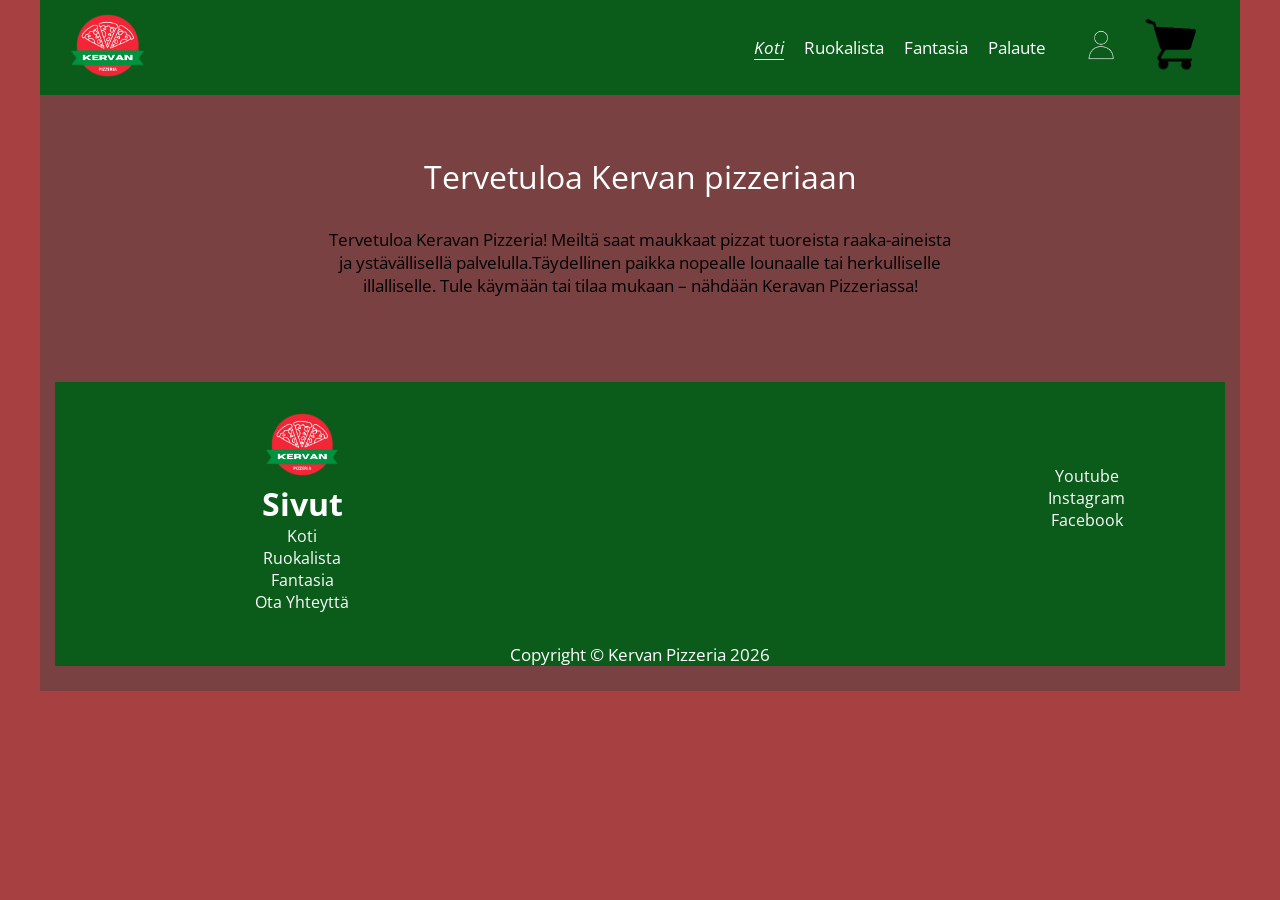
<file: index.html>
<!DOCTYPE html>
<html>

<head>
	<meta charset="UTF-8" />
    <meta name="viewport" content="width=device-width, initial-scale=1.0" />
    <meta http-equiv="X-UA-Compatible" content="ie=edge" />
    <title>Kervan pizzeria</title>
    <link href="https://fonts.googleapis.com/css?family=Open+Sans:400" rel="stylesheet" />    
	<link href="css/templatemo-style.css" rel="stylesheet" />
</head>
<!--

Simple House

https://templatemo.com/tm-539-simple-house

-->
<body> 
	<div class="container">
        <nav class="navbar">
            <div class="left">
                <img src="img/Kervan_Pizzeria_logo.png" alt="Logo" class="logo" />
            </div>

            <div class="right">
                <ul class="links">
                    <li><a href="index.html" class="active">Koti</a></li>
                    <li><a href="menu.html" class="highlight">Ruokalista</a></li>
                    <li><a href="fantasia.html" class="highlight">Fantasia</a></li>
                    <li><a href="contact.html" class="highlight">Palaute</a></li>
                </ul>
                <div class="nav-profile">
                    <a href="profile.html"> <img src="img/pizzeria_profiilikuva.png" class="profile-icon highlight-icon"></a>
					<a href="ostoskori.html"><img src="img/ostoskori.png" class="profile-icon highlight-icon"></a>
                </div>
            </div>
        </nav>


		<main>
			<header class="row tm-welcome-section">
				<h2 class="col-12 text-center tm-section-title">Tervetuloa Kervan pizzeriaan</h2>
				<p class="col-12 text-center">Tervetuloa Keravan Pizzeria! Meiltä saat maukkaat pizzat tuoreista raaka-aineista ja ystävällisellä palvelulla.Täydellinen paikka nopealle lounaalle tai herkulliselle illalliselle. Tule käymään tai tilaa mukaan – nähdään Keravan Pizzeriassa! </p>
			</header>
		</main>

		<footer class="tm-footer text-center">
			<div class="footer">
				<div class="footer-left">
					<img src="img/Kervan_Pizzeria_logo.png" alt="Logo" class="footer-logo" />

					<div class="footer-text">
						<h1>Sivut</h1>
						<ul class="footer-links">
							<li><a href="index.html">Koti</a></li>
							<li><a href="menu.html">Ruokalista</a></li>
							<li><a href="fantasia.html">Fantasia</a></li>
							<li><a href="contact.html">Ota Yhteyttä</a></li>
						</ul>
					</div>
				</div>
	
				<div class="footer-right">
					<div class="footer-text">
						<ul class="footer-links">
							<li><a href="">Youtube</a></li>
							<li><a href="">Instagram</a></li>
							<li><a href="">Facebook</a></li>
						</ul>
					</div>
				</div>
			</div>

			<div class="footer-copyright">
				<p>Copyright &copy; Kervan Pizzeria 2026</p>
			</div>
			
		</footer>
	</div>
	<script src="js/jquery.min.js"></script>
	<script src="js/parallax.min.js"></script>
	<script>
		$(document).ready(function(){
			// Handle click on paging links
			$('.tm-paging-link').click(function(e){
				e.preventDefault();
				
				var page = $(this).text().toLowerCase();
				$('.tm-gallery-page').addClass('hidden');
				$('#tm-gallery-page-' + page).removeClass('hidden');
				$('.tm-paging-link').removeClass('active');
				$(this).addClass("active");
			});
		});
	</script>
</body>
</html>
</file>
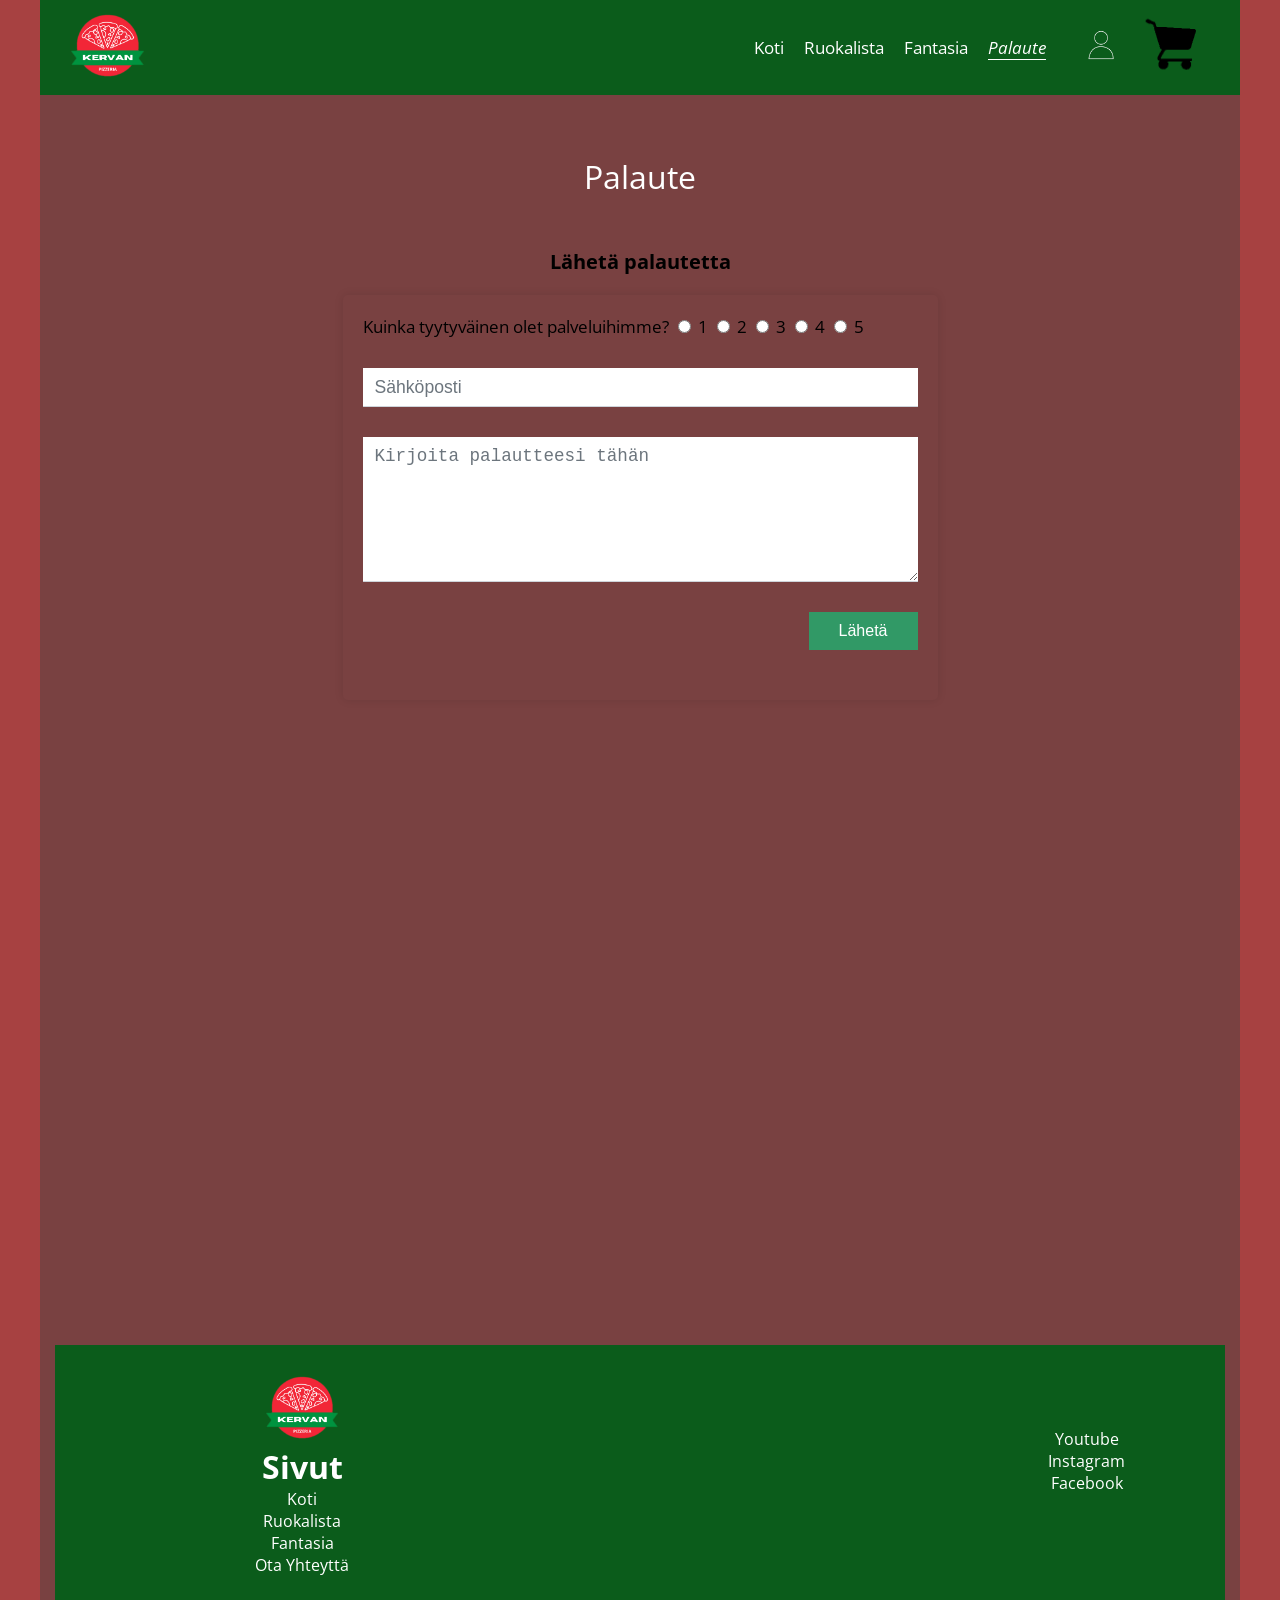
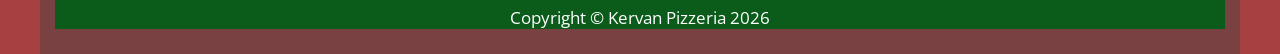
<file: contact.html>
<!DOCTYPE html>
<html>

<head>
	<meta charset="UTF-8" />
    <meta name="viewport" content="width=device-width, initial-scale=1.0" />
    <meta http-equiv="X-UA-Compatible" content="ie=edge" />
    <title>Kervan Pizzeria - Ota Yhteyttä</title>
    <link href="https://fonts.googleapis.com/css?family=Open+Sans:300,400" rel="stylesheet" />
    <link href="css/all.min.css" rel="stylesheet" />
	<link href="css/templatemo-style.css" rel="stylesheet" />
</head>
<!--

Simple House

https://templatemo.com/tm-539-simple-house

-->
<body> 

	<div class="container">
        <nav class="navbar">
            <div class="left">
                <img src="img/Kervan_Pizzeria_logo.png" alt="Logo" class="logo" />
            </div>

            <div class="right">
                <ul class="links">
                    <li><a href="index.html" class="highlight">Koti</a></li>
                    <li><a href="menu.html" class="highlight">Ruokalista</a></li>
                    <li><a href="fantasia.html" class="highlight">Fantasia</a></li>
                    <li><a href="contact.html" class="active">Palaute</a></li>
                </ul>
                <div class="nav-profile">
                    <a href="profile.html"> <img src="img/pizzeria_profiilikuva.png" class="profile-icon highlight-icon"></a>
					<a href="ostoskori.html"><img src="img/ostoskori.png" class="profile-icon highlight-icon"></a>
                </div>
            </div>
        </nav>


		<main>
			<header class="row tm-welcome-section">
				<h1 class="col-12 text-center tm-section-title">Palaute</h1>
				<h3 class="col-12 text-center">Lähetä palautetta</h3>                                                                                                                

			<div class="tm-container-inner-2 tm-contact-section" id="NollaMargin">
					<div class="col-md-6">
						<form action="" method="POST" class="tm-contact-form">
							<div class="form-group">
									<label for="Tyytyväisyys">Kuinka tyytyväinen olet palveluihimme?</label>
									 <input type="radio" name="Tyytyväisyys" value="Tyytyväisyys1">
									 <label for="Tyytyväisyys1">1</label>
									 <input type="radio" name="Tyytyväisyys" value="Tyytyväisyys2">
									 <label for="Tyytyväisyys2">2</label>
									 <input type="radio" name="Tyytyväisyys" value="Tyytyväisyys3">
									 <label for="Tyytyväisyys3">3</label>
									 <input type="radio" name="Tyytyväisyys" value="Tyytyväisyys4">
									 <label for="Tyytyväisyys4">4</label>
									 <input type="radio" name="Tyytyväisyys" value="Tyytyväisyys5">
									 <label for="Tyytyväisyys5">5</label>	
					        </div>

							<div class="form-group">
					          <input type="email" name="Sähköposti" class="form-control" placeholder="Sähköposti" required="" />
					        </div>
				
					        <div class="form-group">
					          <textarea rows="5" name="PalauteLaatikko" class="form-control" placeholder="Kirjoita palautteesi tähän" required=""></textarea>
					        </div>
					
					        <div class="form-group tm-d-flex">
					          <button type="submit" class="tm-btn tm-btn-success tm-btn-right">
					            Lähetä
					          </button>
					        </div>
						</form>
					</div>
            
<!-- How to change your own map point
	1. Go to Google Maps
	2. Click on your location point
	3. Click "Share" and choose "Embed map" tab
	4. Copy only URL and paste it within the src="" field below
-->
			<div class="tm-container-inner-2 tm-map-section">
				<div class="row">
					<div class="col-12">
						<div class="tm-map">
							<iframe src="https://www.google.com/maps/embed?pb=!1m14!1m12!1m3!1d1657.279331727929!2d25.098955888223824!3d60.39818217083298!2m3!1f0!2f0!3f0!3m2!1i1024!2i768!4f13.1!5e0!3m2!1sfi!2sfi!4v1772533144238!5m2!1sfi!2sfi" width="600" height="450" style="border:0;" allowfullscreen="" loading="lazy" referrerpolicy="no-referrer-when-downgrade"></iframe>
						</div>
					</div>
				</div>
			</div>
		</main>

		<footer class="tm-footer text-center">
			<div class="footer">
				<div class="footer-left">
					<img src="img/Kervan_Pizzeria_logo.png" alt="Logo" class="footer-logo" />

					<div class="footer-text">
						<h1>Sivut</h1>
						<ul class="footer-links">
							<li><a href="index.html">Koti</a></li>
							<li><a href="menu.html">Ruokalista</a></li>
							<li><a href="fantasia.html">Fantasia</a></li>
							<li><a href="contact.html">Ota Yhteyttä</a></li>
						</ul>
					</div>
				</div>
	
				<div class="footer-right">
					<div class="footer-text">
						<ul class="footer-links">
							<li><a href="">Youtube</a></li>
							<li><a href="">Instagram</a></li>
							<li><a href="">Facebook</a></li>
						</ul>
					</div>
				</div>
			</div>

			<div class="footer-copyright">
				<p>Copyright &copy; Kervan Pizzeria 2026</p>
			</div>

		</footer>
	</div>
	<script src="js/jquery.min.js"></script>
	<script src="js/parallax.min.js"></script>
	<script>
		$(document).ready(function(){
			var acc = document.getElementsByClassName("accordion");
			var i;
			
			for (i = 0; i < acc.length; i++) {
			  acc[i].addEventListener("click", function() {
			    this.classList.toggle("active");
			    var panel = this.nextElementSibling;
			    if (panel.style.maxHeight) {
			      panel.style.maxHeight = null;
			    } else {
			      panel.style.maxHeight = panel.scrollHeight + "px";
			    }
			  });
			}	
		});
	</script>
</body>
</html>
</file>
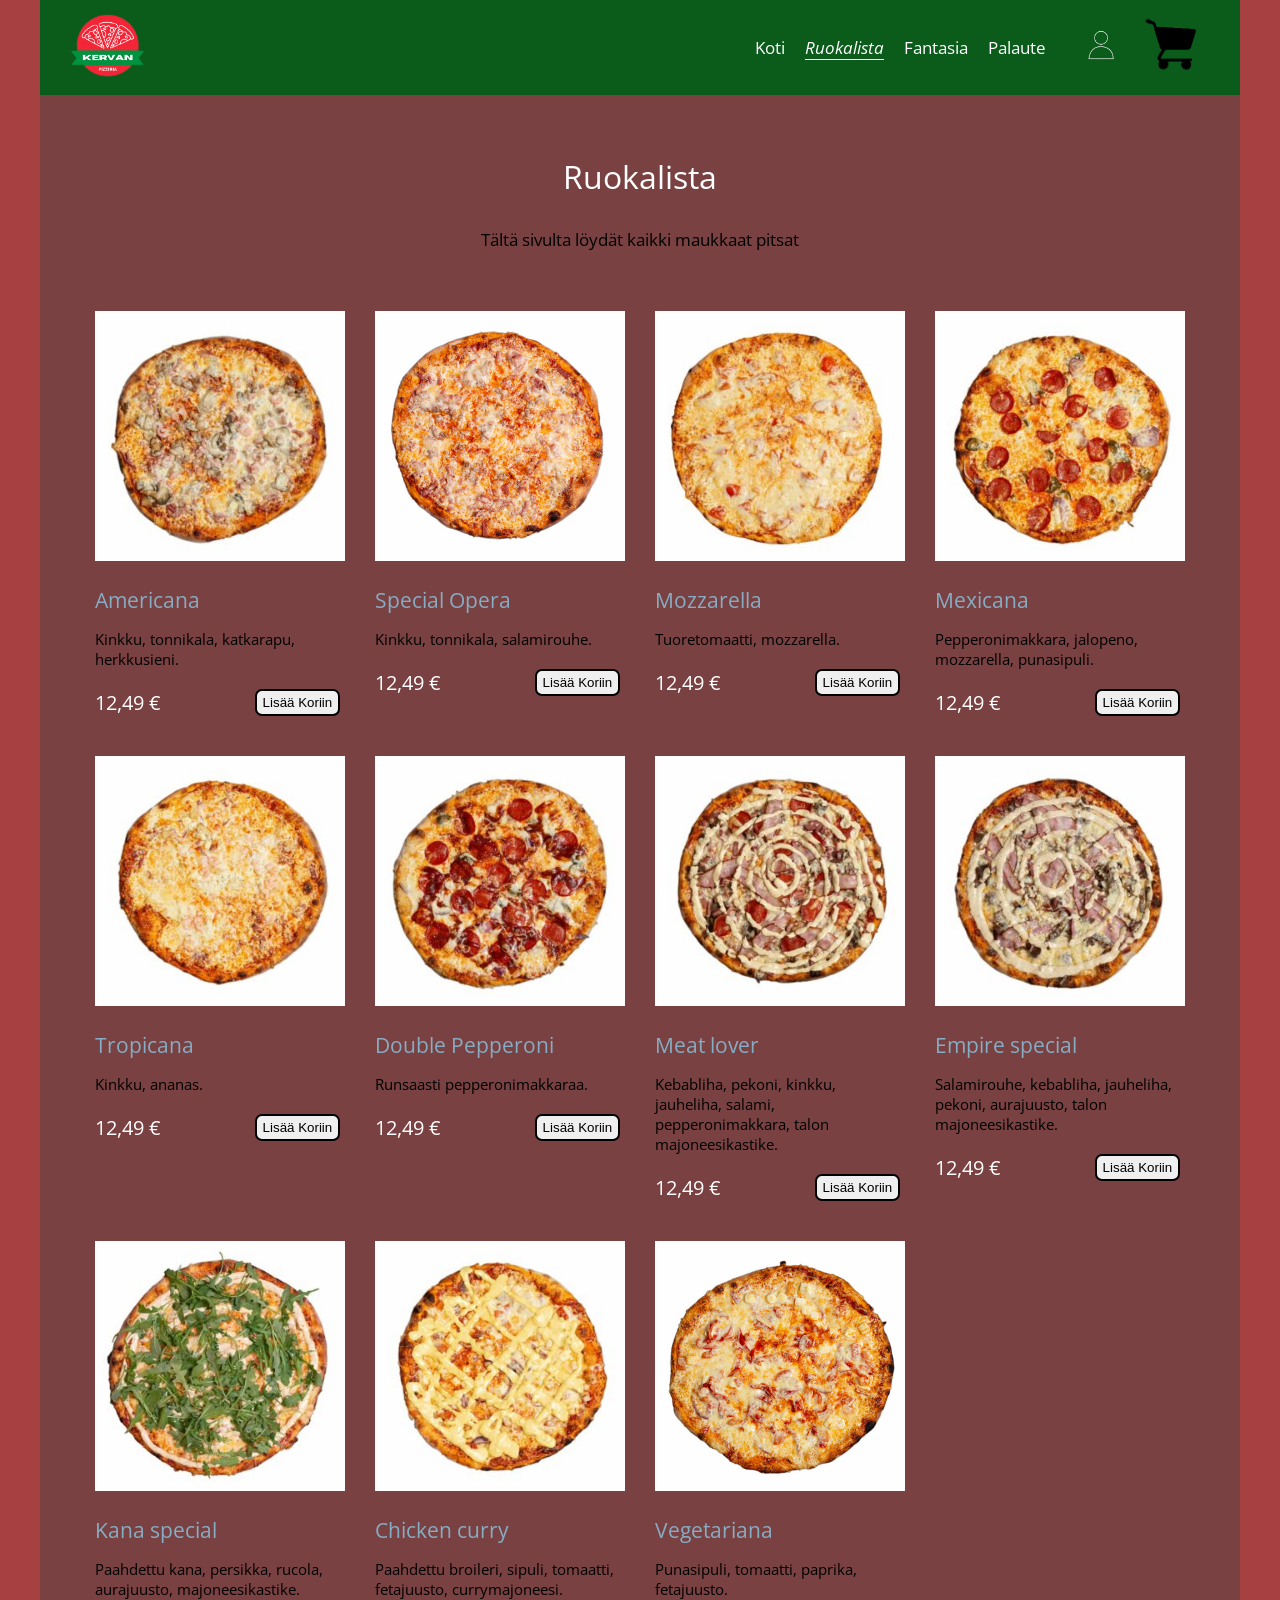
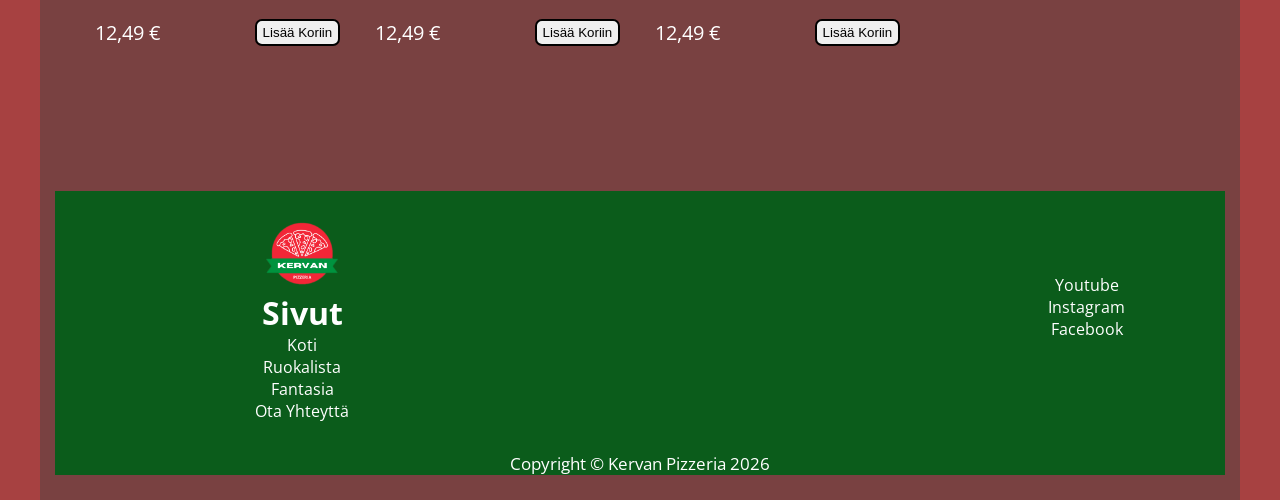
<file: menu.html>
<!DOCTYPE html>
<html>

<head>
    <meta charset="UTF-8" />
    <meta name="viewport" content="width=device-width, initial-scale=1.0" />
    <meta http-equiv="X-UA-Compatible" content="ie=edge" />
    <title>Kervan Pizzeria - Ruokalista</title>
    <link href="https://fonts.googleapis.com/css?family=Open+Sans:300,400" rel="stylesheet" />
    <link href="css/all.min.css" rel="stylesheet" />
	<link href="css/templatemo-style.css" rel="stylesheet" />
</head>

<body>
    <div class="container">
        <nav class="navbar">
            <div class="left">
                <img src="img/Kervan_Pizzeria_logo.png" alt="Logo" class="logo" />
            </div>

            <div class="right">
                <ul class="links">
                    <li><a href="index.html" class="highlight">Koti</a></li>
                    <li><a href="menu.html" class="active">Ruokalista</a></li>
                    <li><a href="fantasia.html" class="highlight">Fantasia</a></li>
                    <li><a href="contact.html" class="highlight">Palaute</a></li>
                </ul>
                <div class="nav-profile">
                    <a href="profile.html"> <img src="img/pizzeria_profiilikuva.png" class="profile-icon highlight-icon"></a>
					<a href="ostoskori.html"><img src="img/ostoskori.png" class="profile-icon highlight-icon"></a>
                </div>
            </div>
        </nav>


        <main>
            <header class="row tm-welcome-section">
				<h2 class="col-12 text-center tm-section-title">Ruokalista</h2>
				<p class="col-12 text-center">Tältä sivulta löydät kaikki maukkaat pitsat</p>
			</header>
        

        <!-- Gallery -->
			<div class="row tm-gallery">
				<!-- gallery page 1 -->
				<div id="tm-gallery-page-pizza" class="tm-gallery-page">
					<article class="col-lg-3 col-md-4 col-sm-6 col-12 tm-gallery-item">
						<figure>
							<img src="img/gallery/Pepperoni-americana.jpg" alt="Image" class="img-fluid tm-gallery-img" />
							<figcaption>
								<h4 class="tm-gallery-title">Americana</h4>
								<p class="tm-gallery-description">Kinkku, tonnikala, katkarapu, herkkusieni.</p>
								<div class="row">
									<p class="tm-gallery-price">12,49 €</p>
									<button onclick="addToCart('Americana', 12.49)" class="tm-add-pizza">Lisää Koriin</button>
								</div>
							</figcaption>
						</figure>
					</article>
					<article class="col-lg-3 col-md-4 col-sm-6 col-12 tm-gallery-item">
						<figure>
							<img src="img/gallery/Opera-special.jpg" alt="Image" class="img-fluid tm-gallery-img" />
							<figcaption>
								<h4 class="tm-gallery-title">Special Opera</h4>
								<p class="tm-gallery-description">Kinkku, tonnikala, salamirouhe.</p>
								<div class="row">
									<p class="tm-gallery-price">12,49 €</p>
									<button onclick="addToCart('Special Opera', 12.49)" class="tm-add-pizza">Lisää Koriin</button>
								</div>
							</figcaption>
						</figure>
					</article>
					<article class="col-lg-3 col-md-4 col-sm-6 col-12 tm-gallery-item">
						<figure>
							<img src="img/gallery/Mozzarella.jpg" alt="Image" class="img-fluid tm-gallery-img" />
							<figcaption>
								<h4 class="tm-gallery-title">Mozzarella</h4>
								<p class="tm-gallery-description">Tuoretomaatti, mozzarella.</p>
								<div class="row">
									<p class="tm-gallery-price">12,49 €</p>
                                	<button onclick="addToCart('Mozzarella', 12.49)" class="tm-add-pizza">Lisää Koriin</button>
								</div>
							</figcaption>
						</figure>
					</article>
					<article class="col-lg-3 col-md-4 col-sm-6 col-12 tm-gallery-item">
						<figure>
							<img src="img/gallery/Mexicana.jpg" alt="Image" class="img-fluid tm-gallery-img" />
							<figcaption>
								<h4 class="tm-gallery-title">Mexicana</h4>
								<p class="tm-gallery-description">Pepperonimakkara, jalopeno, mozzarella, punasipuli.</p>
								<div class="row">
									<p class="tm-gallery-price">12,49 €</p>
                                	<button onclick="addToCart('Mexicana', 12.49)" class="tm-add-pizza">Lisää Koriin</button>
								</div>
							</figcaption>
						</figure>
					</article>
					<article class="col-lg-3 col-md-4 col-sm-6 col-12 tm-gallery-item">
						<figure>
							<img src="img/gallery/Tropic.jpg" alt="Image" class="img-fluid tm-gallery-img" />
							<figcaption>
								<h4 class="tm-gallery-title">Tropicana</h4>
								<p class="tm-gallery-description">Kinkku, ananas.</p>
								<div class="row">
									<p class="tm-gallery-price">12,49 €</p>
                                	<button onclick="addToCart('Tropicana', 12.49)" class="tm-add-pizza">Lisää Koriin</button>
								</div>
							</figcaption>
						</figure>
					</article>
					<article class="col-lg-3 col-md-4 col-sm-6 col-12 tm-gallery-item">
						<figure>
							<img src="img/gallery/Double-pepperoni.jpg" alt="Image" class="img-fluid tm-gallery-img" />
							<figcaption>
								<h4 class="tm-gallery-title">Double Pepperoni</h4>
								<p class="tm-gallery-description">Runsaasti pepperonimakkaraa.</p>
								<div class="row">
									<p class="tm-gallery-price">12,49 €</p>
                                	<button onclick="addToCart('Double pepperoni', 12.49)" class="tm-add-pizza">Lisää Koriin</button>
								</div>
							</figcaption>
						</figure>
					</article>
					<article class="col-lg-3 col-md-4 col-sm-6 col-12 tm-gallery-item">
						<figure>
							<img src="img/gallery/Meat-lover.jpg" alt="Image" class="img-fluid tm-gallery-img" />
							<figcaption>
								<h4 class="tm-gallery-title">Meat lover</h4>
								<p class="tm-gallery-description">Kebabliha, pekoni, kinkku, jauheliha, salami, pepperonimakkara, talon majoneesikastike.</p>
								<div class="row">
									<p class="tm-gallery-price">12,49 €</p>
                                	<button onclick="addToCart('Meat-lover', 12.49)" class="tm-add-pizza">Lisää Koriin</button>
								</div>
							</figcaption>
						</figure>
					</article>
					<article class="col-lg-3 col-md-4 col-sm-6 col-12 tm-gallery-item">
						<figure>
							<img src="img/gallery/Empire-special.jpg" alt="Image" class="img-fluid tm-gallery-img" />
							<figcaption>
								<h4 class="tm-gallery-title">Empire special</h4>
								<p class="tm-gallery-description">Salamirouhe, kebabliha, jauheliha, pekoni, aurajuusto, talon majoneesikastike.</p>
								<div class="row">
									<p class="tm-gallery-price">12,49 €</p>
                                	<button onclick="addToCart('Empire special', 12.49)" class="tm-add-pizza">Lisää Koriin</button>
								</div>
							</figcaption>
						</figure>
					</article>
					<article class="col-lg-3 col-md-4 col-sm-6 col-12 tm-gallery-item">
						<figure>
							<img src="img/gallery/Kana-special.jpg" alt="Image" class="img-fluid tm-gallery-img" />
							<figcaption>
								<h4 class="tm-gallery-title">Kana special</h4>
								<p class="tm-gallery-description">Paahdettu kana, persikka, rucola, aurajuusto, majoneesikastike.</p>
								<div class="row">
									<p class="tm-gallery-price">12,49 €</p>
                                	<button onclick="addToCart('Kana-special', 12.49)" class="tm-add-pizza">Lisää Koriin</button>
								</div>
							</figcaption>
						</figure>
					</article>
				<article class="col-lg-3 col-md-4 col-sm-6 col-12 tm-gallery-item">
						<figure>
							<img src="img/gallery/Chicken-curry.jpg" alt="Image" class="img-fluid tm-gallery-img" />
							<figcaption>
								<h4 class="tm-gallery-title">Chicken curry</h4>
								<p class="tm-gallery-description">Paahdettu broileri, sipuli, tomaatti, fetajuusto, currymajoneesi.</p>
								<div class="row">
									<p class="tm-gallery-price">12,49 €</p>
                                	<button onclick="addToCart('Chicken-curry', 12.49)" class="tm-add-pizza">Lisää Koriin</button>
								</div>
							</figcaption>
						</figure>
					</article>
				<article class="col-lg-3 col-md-4 col-sm-6 col-12 tm-gallery-item">
						<figure>
							<img src="img/gallery/Vegetariana.jpg" alt="Image" class="img-fluid tm-gallery-img" />
							<figcaption>
								<h4 class="tm-gallery-title">Vegetariana</h4>
								<p class="tm-gallery-description">Punasipuli, tomaatti, paprika, fetajuusto.</p>
								<div class="row">
									<p class="tm-gallery-price">12,49 €</p>
                                	<button onclick="addToCart('Vegetariana', 12.49)" class="tm-add-pizza">Lisää Koriin</button>
								</div>
							</figcaption>
						</figure>
					</article>
				</div> 
            </div>

			<script src="menu.js"></script>


        </main>

        <footer class="tm-footer text-center">
			<div class="footer">
				<div class="footer-left">
					<img src="img/Kervan_Pizzeria_logo.png" alt="Logo" class="footer-logo" />

					<div class="footer-text">
						<h1>Sivut</h1>
						<ul class="footer-links">
							<li><a href="index.html">Koti</a></li>
							<li><a href="menu.html">Ruokalista</a></li>
							<li><a href="fantasia.html">Fantasia</a></li>
							<li><a href="contact.html">Ota Yhteyttä</a></li>
						</ul>
					</div>
				</div>
	
				<div class="footer-right">
					<div class="footer-text">
						<ul class="footer-links">
							<li><a href="">Youtube</a></li>
							<li><a href="">Instagram</a></li>
							<li><a href="">Facebook</a></li>
						</ul>
					</div>
				</div>
			</div>

			<div class="footer-copyright">
				<p>Copyright &copy; Kervan Pizzeria 2026</p>
			</div>

		</footer>
	</div>
	<script src="js/jquery.min.js"></script>
	<script src="js/parallax.min.js"></script>
	<script>
		$(document).ready(function(){
			// Handle click on paging links
			$('.tm-paging-link').click(function(e){
				e.preventDefault();
				
				var page = $(this).text().toLowerCase();
				$('.tm-gallery-page').addClass('hidden');
				$('#tm-gallery-page-' + page).removeClass('hidden');
				$('.tm-paging-link').removeClass('active');
				$(this).addClass("active");
			});
		});
	</script>
	</div>
</body>
</html>
</file>
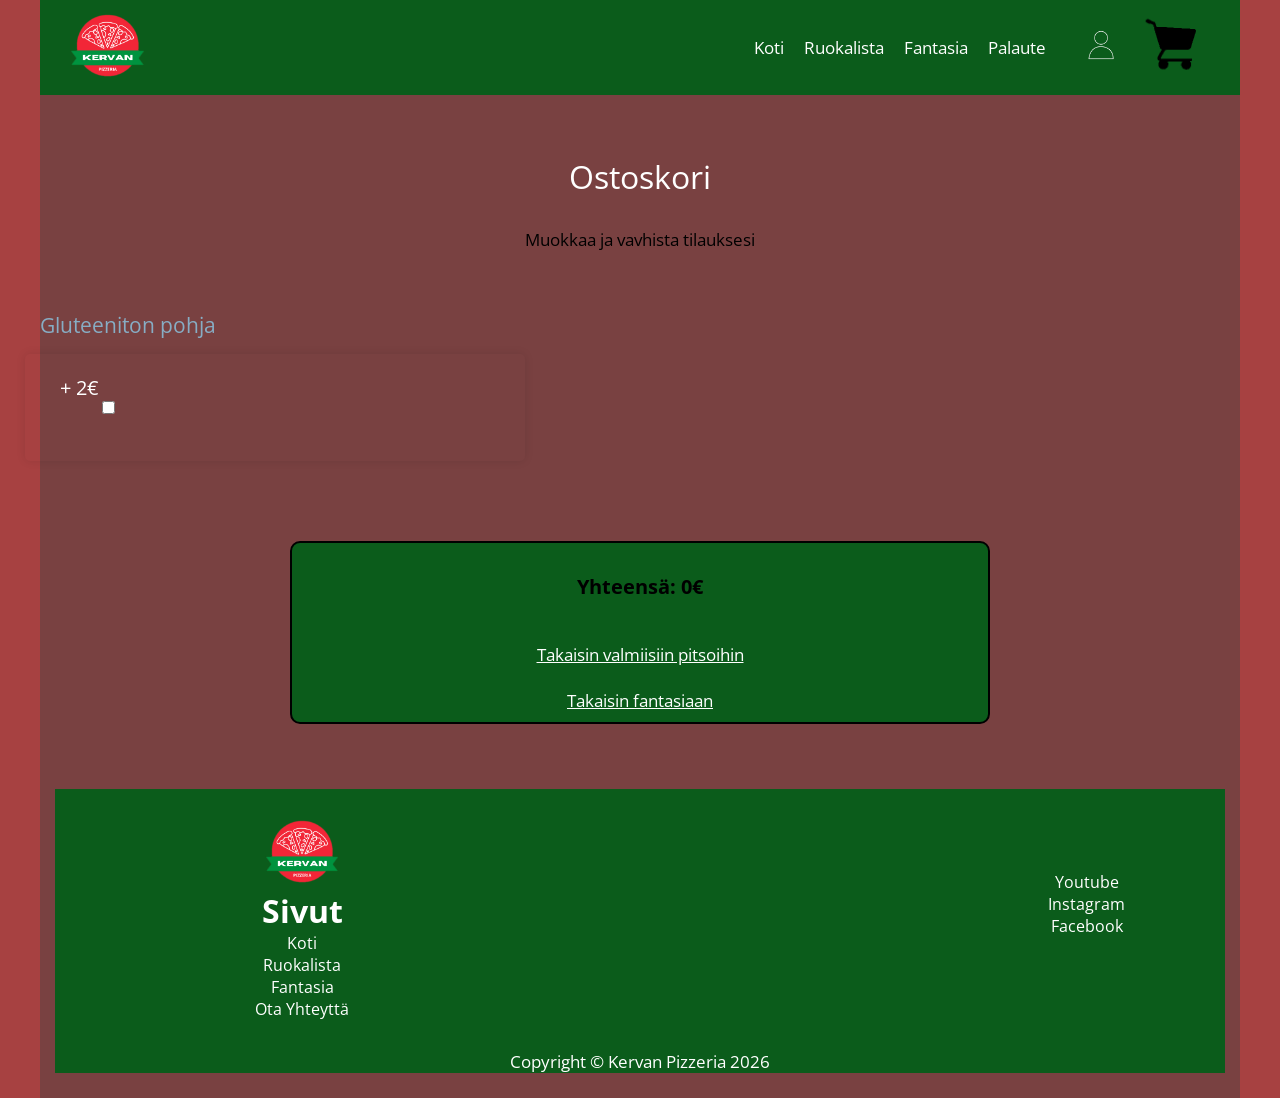
<file: ostoskori.html>
<!DOCTYPE html>
<html>

<head>
    <meta charset="UTF-8" />
    <meta name="viewport" content="width=device-width, initial-scale=1.0" />
    <meta http-equiv="X-UA-Compatible" content="ie=edge" />
    <title>Kervan Pizzeria - Ostoskori</title>
    <link href="https://fonts.googleapis.com/css?family=Open+Sans:300,400" rel="stylesheet" />
    <link href="css/all.min.css" rel="stylesheet" />
	<link href="css/templatemo-style.css" rel="stylesheet" />
</head>

<body>
    <div class="container">
    	<!-- Top box -->
		<!-- Logo & Site Name -->
		<nav class="navbar">
			<div class="left">
				<img src="img/Kervan_Pizzeria_logo.png" alt="Logo" class="logo" />
			</div>

			<div class="right">
				<ul class="links">
					<li><a href="index.html" class="highlight">Koti</a></li>
					<li><a href="menu.html" class="highlight">Ruokalista</a></li>
					<li><a href="fantasia.html" class="highlight">Fantasia</a></li>
					<li><a href="contact.html" class="highlight">Palaute</a></li>
				</ul>
				<div class="nav-profile">
					<a href="profile.html"> <img src="img/pizzeria_profiilikuva.png" class="profile-icon highlight-icon"></a>
					<a href="ostoskori.html"><img src="img/ostoskori.png" class="profile-icon highlight-icon"></a>
				</div>
			</div>
		</nav>

        <main>
            <header class="row tm-welcome-section">
				<h2 class="col-12 text-center tm-section-title">Ostoskori</h2>
				<p class="col-12 text-center">Muokkaa ja vavhista tilauksesi</p>
			</header>
        

        <!-- Gallery -->
			<div class="row tm-gallery">
				<!-- gallery page 1 -->
				<div id="Muokkaus" class="center">
					<article class="col-lg-3 col-md-4 col-sm-6 col-12 tm-gallery-item">
						<h4 class="tm-gallery-title">Gluteeniton pohja</h4>
						<form class="row">
							<p class="tm-gallery-price">+ 2€</p>
							<input type="checkbox" class="checkbox">
						</form>
					</article>
				</div> <!-- gallery page 1 -->
            </div>
			<div class="cart-box">
				<div id="cart"></div>
				<h3 id="total"></h3>

				<br><a href="menu.html" class="cart-link">Takaisin valmiisiin pitsoihin</a></br>
				<br><a href="fantasia.html" class="cart-link">Takaisin fantasiaan</a></br>

				<script src="ostoskori.js"></script>
			</div>
        </main>

        <footer class="tm-footer text-center">
			<div class="footer">
				<div class="footer-left">
					<img src="img/Kervan_Pizzeria_logo.png" alt="Logo" class="footer-logo" />

					<div class="footer-text">
						<h1>Sivut</h1>
						<ul class="footer-links">
							<li><a href="index.html">Koti</a></li>
							<li><a href="menu.html">Ruokalista</a></li>
							<li><a href="fantasia.html">Fantasia</a></li>
							<li><a href="contact.html">Ota Yhteyttä</a></li>
						</ul>
					</div>
				</div>
	
				<div class="footer-right">
					<div class="footer-text">
						<ul class="footer-links">
							<li><a href="">Youtube</a></li>
							<li><a href="">Instagram</a></li>
							<li><a href="">Facebook</a></li>
						</ul>
					</div>
				</div>
			</div>

			<div class="footer-copyright">
				<p>Copyright &copy; Kervan Pizzeria 2026</p>
			</div>

		</footer>
	</div>
	<script src="js/jquery.min.js"></script>
	<script src="js/parallax.min.js"></script>
	<script>
		$(document).ready(function(){
			// Handle click on paging links
			$('.tm-paging-link').click(function(e){
				e.preventDefault();
				
				var page = $(this).text().toLowerCase();
				$('.tm-gallery-page').addClass('hidden');
				$('#tm-gallery-page-' + page).removeClass('hidden');
				$('.tm-paging-link').removeClass('active');
				$(this).addClass("active");
			});
		});
	</script>
	</div>
</body>
</html>
</file>
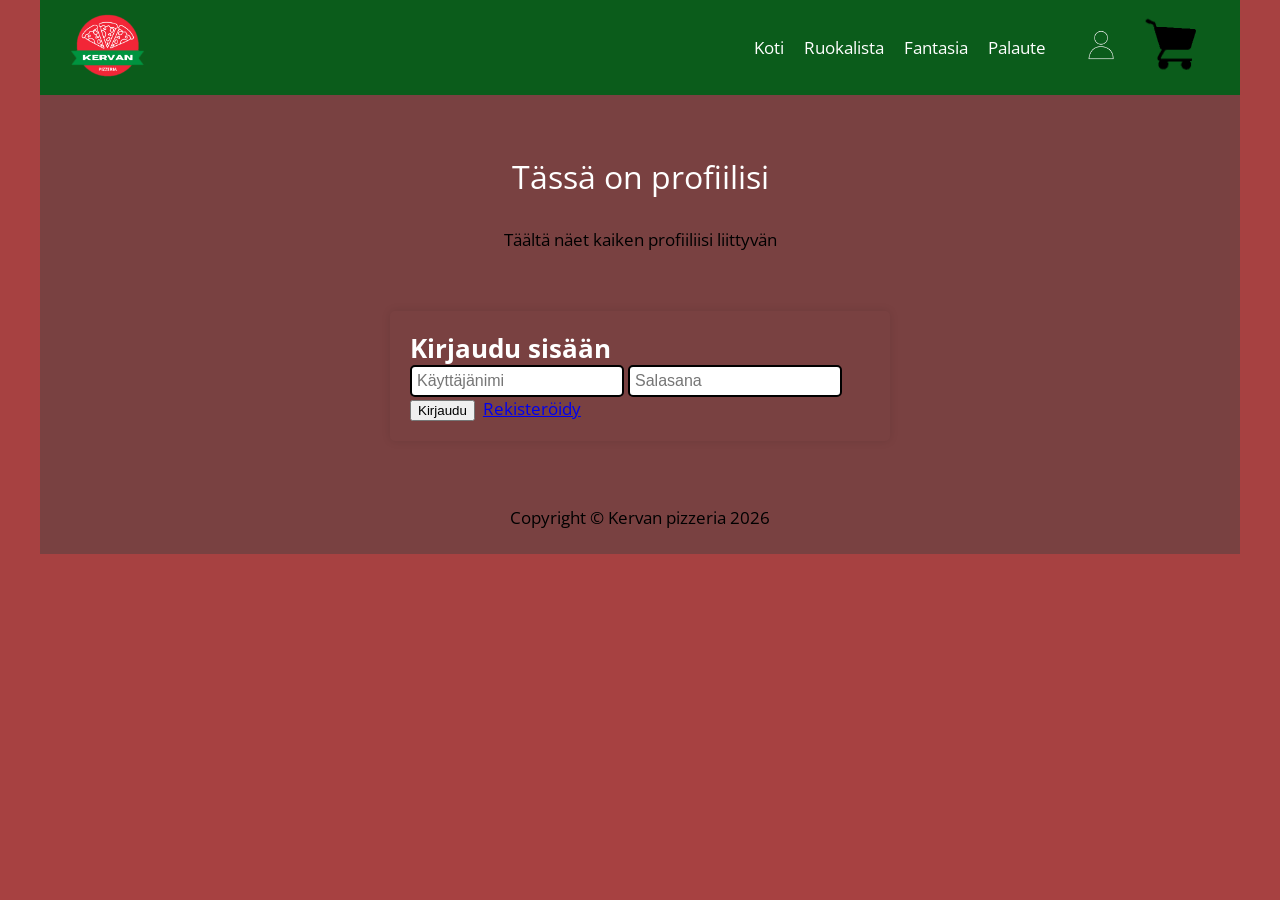
<file: profile.html>
<!DOCTYPE html>
<html>

<head>
    <meta charset="UTF-8" />
    <meta name="viewport" content="width=device-width, initial-scale=1.0" />
    <meta http-equiv="X-UA-Compatible" content="ie=edge" />
    <title>Kervan pizzeria</title>
    <link href="https://fonts.googleapis.com/css?family=Open+Sans:400" rel="stylesheet" />    
	<link href="css/templatemo-style.css" rel="stylesheet" />

</head>

<body>
    
    <div class="container">
        <!-- Top box -->
            <!-- Logo & Site Name -->
            <nav class="navbar">
                <div class="left">
                    <img src="img/Kervan_Pizzeria_logo.png" alt="Logo" class="logo" />
                </div>
    
                <div class="right">
                    <ul class="links">
                        <li><a href="index.html" class="highlight">Koti</a></li>
                        <li><a href="menu.html" class="highlight">Ruokalista</a></li>
                        <li><a href="fantasia.html" class="highlight">Fantasia</a></li>
                        <li><a href="contact.html" class="highlight">Palaute</a></li>
                    </ul>
                    <div class="nav-profile">
                        <a href="profile.html"> <img src="img/pizzeria_profiilikuva.png" class="profile-icon highlight-icon"></a>
                        <a href="ostoskori.html"><img src="img/ostoskori.png" class="profile-icon highlight-icon"></a>
                    </div>
                </div>
            </nav>
        <main>
            <header class="row tm-welcome-section">
                    <h2 class="col-12 text-center tm-section-title">Tässä on profiilisi</h2>
                    <p class="col-12 text-center">Täältä näet kaiken profiiliisi liittyvän</p>
            </header>
        
        <div class="full-form">
            <form id="loginForm">
                <h2 class="login-text">Kirjaudu sisään</h2>
                <input type="text" id="username" placeholder="Käyttäjänimi" required />
                <input type="password" id="password" placeholder="Salasana" required />
                <button type="submit">Kirjaudu</button>
                &nbsp;<a href="register.html">Rekisteröidy</a>
            </form>
        </div>

        <script src="kirjautuminen.js"></script>

        </main>

        <footer class="tm-footer text-center">
            <p>Copyright &copy; Kervan pizzeria 2026 
        </footer>

    </div>

</body>
</html>
</file>
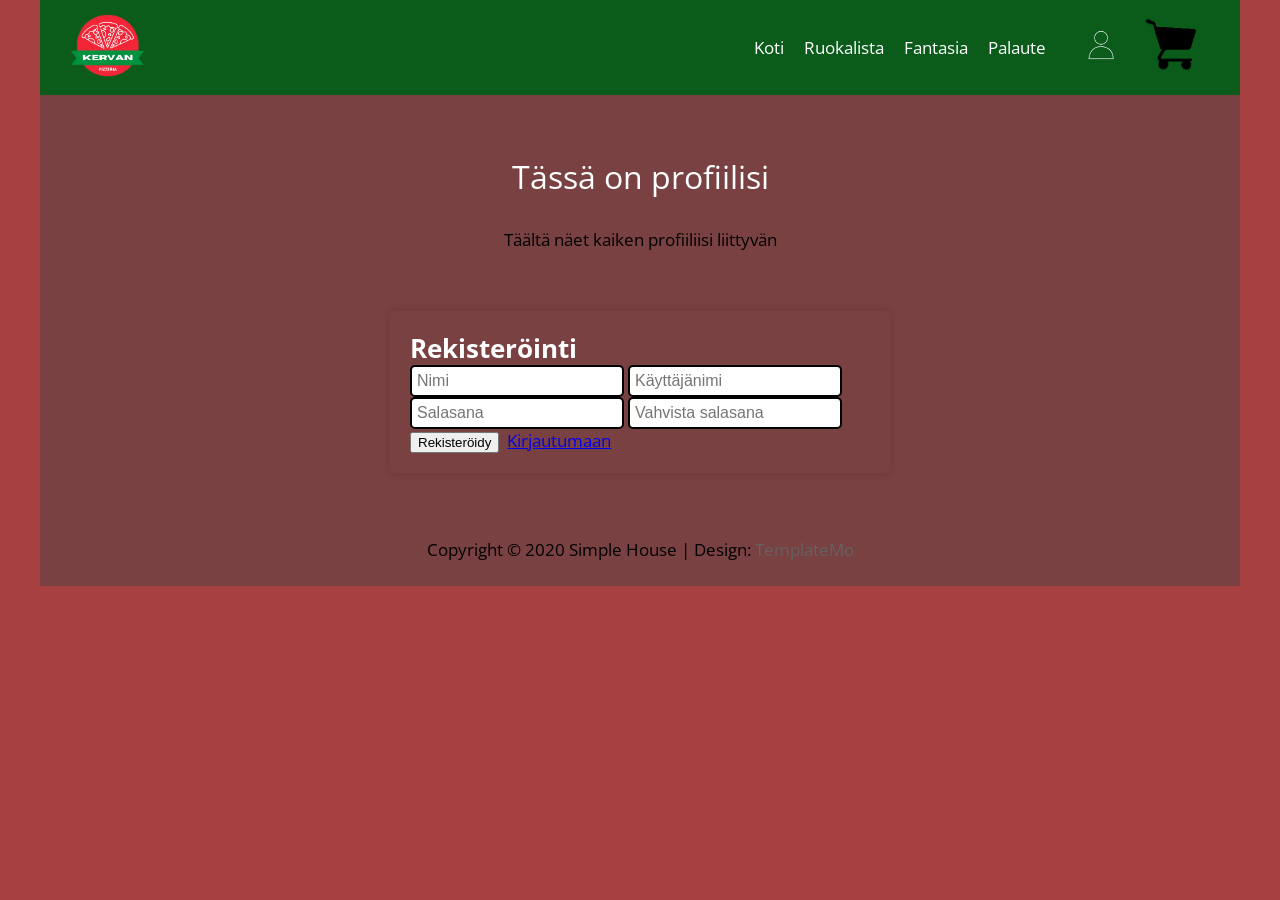
<file: register.html>
<!DOCTYPE html>
<html>

<head>
    <meta charset="UTF-8" />
    <meta name="viewport" content="width=device-width, initial-scale=1.0" />
    <meta http-equiv="X-UA-Compatible" content="ie=edge" />
    <title>Kervan pizzeria</title>
    <link href="https://fonts.googleapis.com/css?family=Open+Sans:400" rel="stylesheet" />    
	<link href="css/templatemo-style.css" rel="stylesheet" />

</head>

<body>
    
    <div class="container">
        <!-- Top box -->
            <!-- Logo & Site Name -->
            <nav class="navbar">
                <div class="left">
                    <img src="img/Kervan_Pizzeria_logo.png" alt="Logo" class="logo" />
                </div>
    
                <div class="right">
                    <ul class="links">
                        <li><a href="index.html" class="highlight">Koti</a></li>
                        <li><a href="menu.html" class="highlight">Ruokalista</a></li>
                        <li><a href="fantasia.html" class="highlight">Fantasia</a></li>
                        <li><a href="contact.html" class="highlight">Palaute</a></li>
                    </ul>
                    <div class="nav-profile">
                        <a href="profile.html"> <img src="img/pizzeria_profiilikuva.png" class="profile-icon highlight-icon"></a>
                        <a href="ostoskori.html"><img src="img/ostoskori.png" class="profile-icon highlight-icon"></a>
                    </div>
                </div>
            </nav>
        <main>
            <header class="row tm-welcome-section">
                    <h2 class="col-12 text-center tm-section-title">Tässä on profiilisi</h2>
                    <p class="col-12 text-center">Täältä näet kaiken profiiliisi liittyvän</p>
            </header>
            
            <div class="full-form">
                <form id="registerForm">
                    <h2 class="register-text">Rekisteröinti</h2>
                    <input type="text" id="name" placeholder="Nimi" required />
                    <input type="text" id="username" placeholder="Käyttäjänimi" required />
                    <input type="password" id="password" placeholder="Salasana" required />
                    <input type="password" id="confirmPassword" placeholder="Vahvista salasana" required />
                    <button type="submit">Rekisteröidy</button>
                    &nbsp;<a href="profile.html">Kirjautumaan</a>
                </form>
            </div>

            <script src="rekisterointi.js"></script>

        </main>

        <footer class="tm-footer text-center">
            <p>Copyright &copy; 2020 Simple House 
            
            | Design: <a rel="nofollow" href="https://templatemo.com">TemplateMo</a></p>
        </footer>

    </div>

</body>
</html>
</file>
<file: css/templatemo-style.css>
/*

Simple House

https://templatemo.com/tm-539-simple-house

*/

.highlight-icon:hover{
  border: white 1px dashed;
}

#NollaMargin{
  margin: 0 auto;
  max-width: 900px;
  width: 100%;
}

.tm-section-title{
  color: white;
}

ul, nav, body, h1, h2, h4, h6, p, figure {
  margin: 0;
  padding: 0;
}

a, button { transition: all 0.3s ease; }

/* Bootstrap grid system  */

html {
  box-sizing: border-box;
  -ms-overflow-style: scrollbar;
}

*,
*::before,
*::after {
  box-sizing: inherit;
}

.container {
  width: 100%;
  max-width: 1200px;
  margin-right: auto;
  margin-left: auto;
  background-color: rgb(121, 65, 65);
}

.tm-container-inner,
.tm-container-inner-2 {
  padding-left: 15px;
  padding-right: 15px;
}

.row {
  display: -ms-flexbox;
  display: flex;
  -ms-flex-wrap: wrap;
  flex-wrap: wrap;
  margin-left: -15px;
  margin-right: -15px;
}

.col-lg-3,
.col-lg-4,
.col-lg-6,
.col-md-4,
.col-md-6,
.col-sm-6, 
.col-12 {
  position: relative;
  width: 100%;
  padding-right: 15px;
  padding-left: 15px;
}

.col-12 {
  -ms-flex: 0 0 100%;
  flex: 0 0 100%;
  max-width: 100%;
}

@media (min-width: 576px) {
  .col-sm-6 {
    -ms-flex: 0 0 50%;
    flex: 0 0 50%;
    max-width: 50%;
  }
}

@media (min-width: 768px) {
  .col-md-4 {
    -ms-flex: 0 0 33.333333%;
    flex: 0 0 33.333333%;
    max-width: 33.333333%;
  }
  
  .col-md-6 {
    -ms-flex: 0 0 50%;
    flex: 0 0 50%;
    /*max-width: 50%;*/
  }
}

@media (min-width: 992px) {
  .col-lg-3 {
    -ms-flex: 0 0 25%;
    flex: 0 0 25%;
    max-width: 25%;
  }
  
  .col-lg-4 {
    -ms-flex: 0 0 33.333333%;
    flex: 0 0 33.333333%;
    max-width: 33.333333%;
  }
  
  .col-lg-6 {
    -ms-flex: 0 0 50%;
    flex: 0 0 50%;
    max-width: 50%;
  }
}

/*
  primary: #2D99CC
  success: #319966
  danger: #993332
*/

.tm-btn {
  display: inline-block;
  font-size: 1rem;
  width: auto;
  padding: 10px 30px;
  text-decoration: none;
  cursor: pointer;
  border: 0;
}

.tm-btn-default {
  border: 1px solid #ccc;
  background-color: transparent;
  color: #ffffff;
}

.tm-btn-default:hover,
.tm-btn-default:focus {
  color: white;
  background-color: #98999A;
}

.tm-btn-primary {
  background-color: #2D99CC;
  color: white;
}

.tm-btn-primary:hover,
.tm-btn-primary:focus {
  background-color: #1b6f96;
}

.tm-btn-success {
  background-color: #319966;
  color: white;
}

.tm-btn-success:hover,
.tm-btn-success:focus {
  background-color: #1d6e46;
}

.tm-btn-danger {
  background-color: #993332;
  color: white;
}

.tm-btn-danger:hover,
.tm-btn-danger:focus {
  background-color: #752423;
}

.tm-mb-45 {
  margin-bottom: 45px;
}

.tm-mb-p {
    margin-bottom: 20px;
}

.tm-text-success {
  color: #319966;
}

.text-center {
  text-align: center;
}

.hidden {
  display: none !important;
}

.img-fluid {
  max-width: 100%;
  height: auto;
}

body {
  font-family: 'Open Sans', Arial, sans-serif;
  font-size: 17px;
  background-color: #a74141;
  overflow-x: hidden;
}

.navbar {
  color: white;
  background: #0b5c1b;
  position: relative;
  display: flex;
  justify-content: space-between;
  align-items: center;
  padding: 10px 30px;
}

.logo {
  height: 65px;
}

.right {
  display: flex;
  align-items: center;
  gap: 20px;
}

.links {
  display: flex;
  list-style: none;
  gap: 20px;
  margin: 0;
}

.links a {
  color: white;
  text-decoration: none;
}

.active{
  font-style: italic;
  border-bottom: 1px solid white;
}

.highlight:hover {
border-bottom: 1px solid white;
}

.profile-icon {
  height: 70px;
  cursor: pointer;
}

.tm-welcome-section {
  margin: 60px auto;
  max-width: 655px;
}

.tm-section-title {
  font-size: 2rem;
  font-weight: 400;
  margin-bottom: 30px;
}

.tm-gallery {
  margin-bottom: 80px;
}

.tm-gallery-page {
  max-width: 280px;
  margin-left: auto;
  margin-right: auto;
  display: -ms-flexbox;
  display: flex;
  -ms-flex-wrap: wrap;
  flex-wrap: wrap;
}

.tm-gallery-description {
  font-size: 0.95rem;
}

.tm-section,
.tm-container-inner,
.tm-container-inner-2 {
  margin-left: auto;
  margin-right: auto;
}

/* Small devices (landscape phones, 576px and up) */
@media (min-width: 576px) {
  .tm-gallery-page {
    max-width: 560px;
  }
}

/* Medium devices (tablets, 768px and up) */
@media (min-width: 768px) {
  .tm-gallery-page,
  .tm-section,
  .tm-container-inner,
  .tm-container-inner-2 {
    max-width: 440px;
  }
}

/* Large devices (desktops, 992px and up) */
@media (min-width: 992px) {
  .tm-gallery-page,
  .tm-section {
    max-width: 1120px;
  }
  
  .tm-container-inner {
    max-width: 1120px;
  }
  
  .tm-container-inner-2 {
    max-width: 900px;
  }
}

.tm-gallery-item {
  max-width: 280px;
}

.tm-gallery-img {
  margin-bottom: 20px;
}

.tm-gallery-title {
  font-size: 1.3rem;
  font-weight: 400;
  color: #87adc4;
  margin-bottom: 15px;
}

.tm-gallery-description {
  margin-bottom: 20px;
}

.tm-gallery-price {
  font-size: 1.25rem;
  color: white;
  margin-bottom: 40px;
  margin-left: 15px;
}

.tm-add-pizza p {
  font-size: 1.5rem;
  text-decoration: none;
  color: black;
  display: inline-block;
}

.tm-add-pizza {
  background-color: none;
  display: inline-block;
  border: solid 2px black;
  padding-right: 2%;
  padding-left: 2%;
  border-radius: 7px;
  margin-bottom: 40px;
  margin-left: 95px
}

.tm-add-pizza:hover {
  background-color: #0b5c1b;
  color: black;
  cursor: pointer;
}

.tm-add-cart p {
  font-size: 1.5rem;
  text-decoration: none;
  color: black;
  display: inline-block;
}

.tm-add-cart {
  background-color: none;
  display: inline-block;
  border: solid 2px black;
  padding-right: 2%;
  padding-left: 2%;
  border-radius: 7px;
  margin-bottom: 40px;
  margin-left: 80px
}

.tm-add-cart:hover {
  background-color: #0b5c1b;
  color: white;
  cursor: pointer;
}

.tm-paging-links {
  text-align: center;
  margin-bottom: 40px;
}

.tm-paging-item {
  list-style: none;
  display: inline-block;
  border: 1px solid #50caa5;
  margin: 7px;
}

.tm-paging-link {
  padding: 10px 30px;
  display: flex;
  align-items: center;
  justify-content: center;
  text-decoration: none;
  color: #50caa5;
  background-color: transparent;
}

.tm-paging-link.active,
.tm-paging-link:hover {
  background-color: #50caa5;
  color: white;
}

.tm-description-figure {
  text-align: center;  
}

.tm-description-box {
  margin-left: auto;
  margin-right: auto;
}

.tm-description-box {
  padding-left: 0;
  padding-right: 0;
  display: flex;
  flex-direction: column;
  margin-top: 30px;
  max-width: 530px;
}

@media (min-width: 768px) {
  .tm-description-box {
    padding-left: 5px;
    padding-right: 40px;
    margin-top: 0;
  }
}

.tm-right {
  align-self: flex-end;
}

.tm-footer {
  padding: 25px 15px;
  margin-top: 40px;
}

.tm-footer a {
  color: #646262;
  text-decoration: none;
}

.tm-footer a:hover {
  color: #87adc4;
}

/* fantasia */

.fantasia-header {
  display: inline-block;
  margin: 60px auto;
  max-width: 1000px;
}

.fantasia-header-text {
  display: relative;
  align-items: left;
  justify-content: left;
  margin-left: 100px;
  margin-top: 30px;
  font-size: xx-large;
  font-weight: 400;
  color: white;
}

.fantasia-header-description {
  display: relative;
  align-items: flex-start;
  justify-content: left;
  margin-left: 100px;
  margin-top: 30px;
  font-size: medium;
  margin-right: 450px;
  max-width: 500px;
  color: black;
}


.fantasia-body {
  display: flex;
  position: relative;
  justify-content: space-between;
  align-items: center;
  background: none;
}

.fantasia-img {
  margin-right: 50px;
  margin-left: 50px;
  width: 450px;
  height: 450px;
  border-radius: 300px;
  border: 2px solid black;
}

.fantasia-building-text {
  display: relative;
  justify-content: left;
  margin-left: 50px;
  margin-top: 0px;
  margin-bottom: 20px;
  max-width: 1000px;
  font-size: large;
  color: rgb(248, 248, 248);
}

.toppings-menu {
  display: block;
}

.pizza-crust {
  display: relative;
  list-style: none;
  padding: 15px;
  justify-content: center;
  font-size: medium;
  font-weight: 300;
  color: black;
  text-align: center;
  width: 400px;
  margin-left: 50px;
  margin-bottom: 20px;
  padding: 20px;
  background-color: #0b5c1b;
  border: 2px solid black;
  border-radius: 5px;
}

.fantasia-toppings-price {
  color: black;
  margin-bottom: 20px;
}

.pizza-crust-type {
  margin-top: 5px;
  margin-bottom: 5px;
  font-size: medium;
  font-weight: 400;
}

.pizza-toppings {
  display: relative;
  list-style: none;
  justify-content: left;
  align-items: baseline;
  background-color: #0b5c1b;
  border: 2px solid black;
  border-radius: 5px;
  font-size: medium;
  font-weight: 400;
  text-align: center;
  color: black;
  width: 600px;
  margin-left: 50px;
  margin-top: 30px;
  padding: 15px;
}

.pizza-toppings-img {
  display: block;
  background-color: white;
  border: 2px solid black;
  border-radius: 3px;
  height: 100px;
  width: 100px;
  margin: 15px;
}

.fantasia-button {
  background-color: #752423;
  color: white;
  border: 2px solid black;
  border-radius: 5px;
}

/* Contact Page */

.tm-contact-form {
  width: 100%;
  max-width: 600px;
}

@media (min-width: 768px) {
 .tm-contact-form {
    max-width: 600px;
  } 
}

.tm-d-flex {
  display: flex;
  flex-direction: column;
}

.tm-btn-right {
  align-self: flex-end;
}

.form-group {
  margin-bottom: 30px;
  max-width: 100%;
}

.form-control {
  display: block;
  width: 100%;
  padding: 0.375rem 0.75rem;
  font-size: 1.1rem;
  font-weight: 400;
  line-height: 1.5;
  color: #000000;
  background-color: #fff;
  background-clip: padding-box;
  border: 1px solid #ced4da;
  border-right: 0;
  border-top: 0;
  border-left: 0;
  border-radius: 0;
  transition: border-color 0.15s ease-in-out, box-shadow 0.15s ease-in-out;
}

.form-control::-ms-expand {
  background-color: transparent;
  border: 0;
}

.form-control:focus {
  color: #495057;
  background-color: #fff;
  border-color: #80bdff;
  outline: 0;
  box-shadow: 0 0 0 0.2rem rgba(0, 123, 255, 0.25);
}

.form-control::-webkit-input-placeholder {
  color: #6c757d;
  opacity: 1;
}

.form-control::-moz-placeholder {
  color: #6c757d;
  opacity: 1;
}

.form-control:-ms-input-placeholder {
  color: #6c757d;
  opacity: 1;
}

.form-control::-ms-input-placeholder {
  color: #6c757d;
  opacity: 1;
}

.form-control::placeholder {
  color: #6c757d;
  opacity: 1;
}

.tm-info-title {
  font-size: 1.6rem;
  font-weight: 300;
  margin-bottom: 30px;
}

address {
  font-style: normal;
  margin-bottom: 50px;
}

.tm-address-box {
  max-width: 100%;
}

@media (min-width: 768px) {
 .tm-address-box {
    max-width: 315px;
  } 
}

.tm-contact-icon {
  display: inline-block;
  margin-right: 25px;
  color: #319966;
}

.tm-contact-link {
  display: inline-block;
  color: #ffffff;
  margin-bottom: 25px;
  text-decoration: none;
}

.tm-contact-social {
  margin-top: 10px;
}

.tm-map {
  max-width: 900px;
  height: 450px;
  width: 100%;
  margin-left: auto;
  margin-right: auto;
}

.tm-map iframe {
  width: 100%;
  height: 100%;
}

.tm-contact-section {
  padding-bottom: 30px;
}

.tm-map-section {
  padding-top: 40px;
  padding-bottom: 40px;
}

.tm-info-section {
  padding-top: 30px;
}

.tm-faq {
  max-width: 650px;
  margin-left: auto;
  margin-right: auto;
}

.tm-accordion {
  padding-top: 40px;
}

.footer {
  color: white;
  background: #0b5c1b;
  position: relative;
  display: flex;
  justify-content: space-between;
  align-items: center;
}

.footer-right {
  display: flex;
  align-items: center;
  gap: 20px;
}

.footer-logo {
  height: 65px;
  margin-top: 30px;
  margin-left: 100px;
}

.footer-text {
  display: relative;
  align-items: left;
  justify-content: left;
  margin-left: 100px;
  margin-top: 0px;
  font-size: medium;
  font-weight: 400;
  color: white;
}

.footer-links {
  display: block;
  list-style: none;
  gap: 20px;
  margin: 0;
  margin-bottom: 30px;
  margin-right: 100px;
  margin-left: 100px;
}

.footer-links a {
  color: white;
}

.footer-links a:hover {
  color: black;
}

.footer-copyright {
  color: white;
  background: #0b5c1b;
  position: relative;
  display: flex;
  justify-content: center;
}


.full-form {
  display: flex;
  justify-content: center;
  align-items: center;
}

form {
  width: 500px;
  padding: 20px;
  box-shadow: 0 0 10px rgba(0, 0, 0, 0.1);
  border-radius: 5px;
}

input {
  font-size: medium;
  border: 2px solid black;
  border-radius: 5px;
  padding: 5px;
}

.login-text {
  color: white;
}

.register-text {
  color: white;
}

.cart-box {
  background-color: #0b5c1b;
  justify-content: center;
  align-items: center;
  text-align: center;
  margin-left: 250px;
  margin-right: 250px;
  padding: 10px;
  border: 2px solid black;
  border-radius: 10px;
}

.cart-button {
  padding: 5px 10px;
  margin-top: 5px;
  cursor: pointer;
  border: 2px solid black;
  border-radius: 5px;
  background: #0b5c1b;
  color: white;
}

button.remove {
  background: #dc3545;
}

.cart-item {
  display: flex;
  justify-content: space-between;
  margin-bottom: 15px;
}

.cart-link {
  color: white;
}

.total {
  font-weight: bold;
  margin-top: 15px;
}

/* https://www.w3schools.com/howto/howto_js_accordion.asp */
/* Style the buttons that are used to open and close the accordion panel */
.accordion {
  font-size: 1.2rem;
  font-family: 'Open Sans', Helevetica, Arial, sans-serif;
  color: #999;
  background-color: transparent;
  border: 1px solid #d0d0d0;
  margin-bottom: 17px;
  margin-top: 17px;
  cursor: pointer;
  padding: 10px 20px 6px;
  width: 100%;
  text-align: left;
  outline: none;
  transition: 0.4s;
}

/* Add a background color to the button if it is clicked on (add the .active class with JS), and when you move the mouse over it (hover) */
.accordion.active, .accordion:hover {
  color: #09C;
}

@keyframes changeIcon {
  0% {
    content: '\f0d9';
  }
  50% {
    color: white;
  }
  100% {
    content: "\f0d7";
  }
}

@keyframes changeIconBack {
  0% {
    content: '\f0d7';
  }
  50% {
    color: white;
  }
  100% {
    content: "\f0d9";
  }
}

.accordion:after {
  font-family: 'Font Awesome 5 Free';
  font-weight: 900;
  animation: changeIconBack 0.3s linear;
  content: '\f0d9';
  font-size: 2rem;
  color: #999;
  float: right;
  margin-left: 5px;
}

.accordion.active:after {
  animation: changeIcon 0.3s linear;
  content: '\f0d7';
}

/* Style the accordion panel. Note: hidden by default */
.panel {
  background-color: white;
  max-height: 0;
  overflow: hidden;
  transition: max-height 0.2s ease-out;
}

.panel p {
  padding: 5px 20px 30px;
}
</file>
